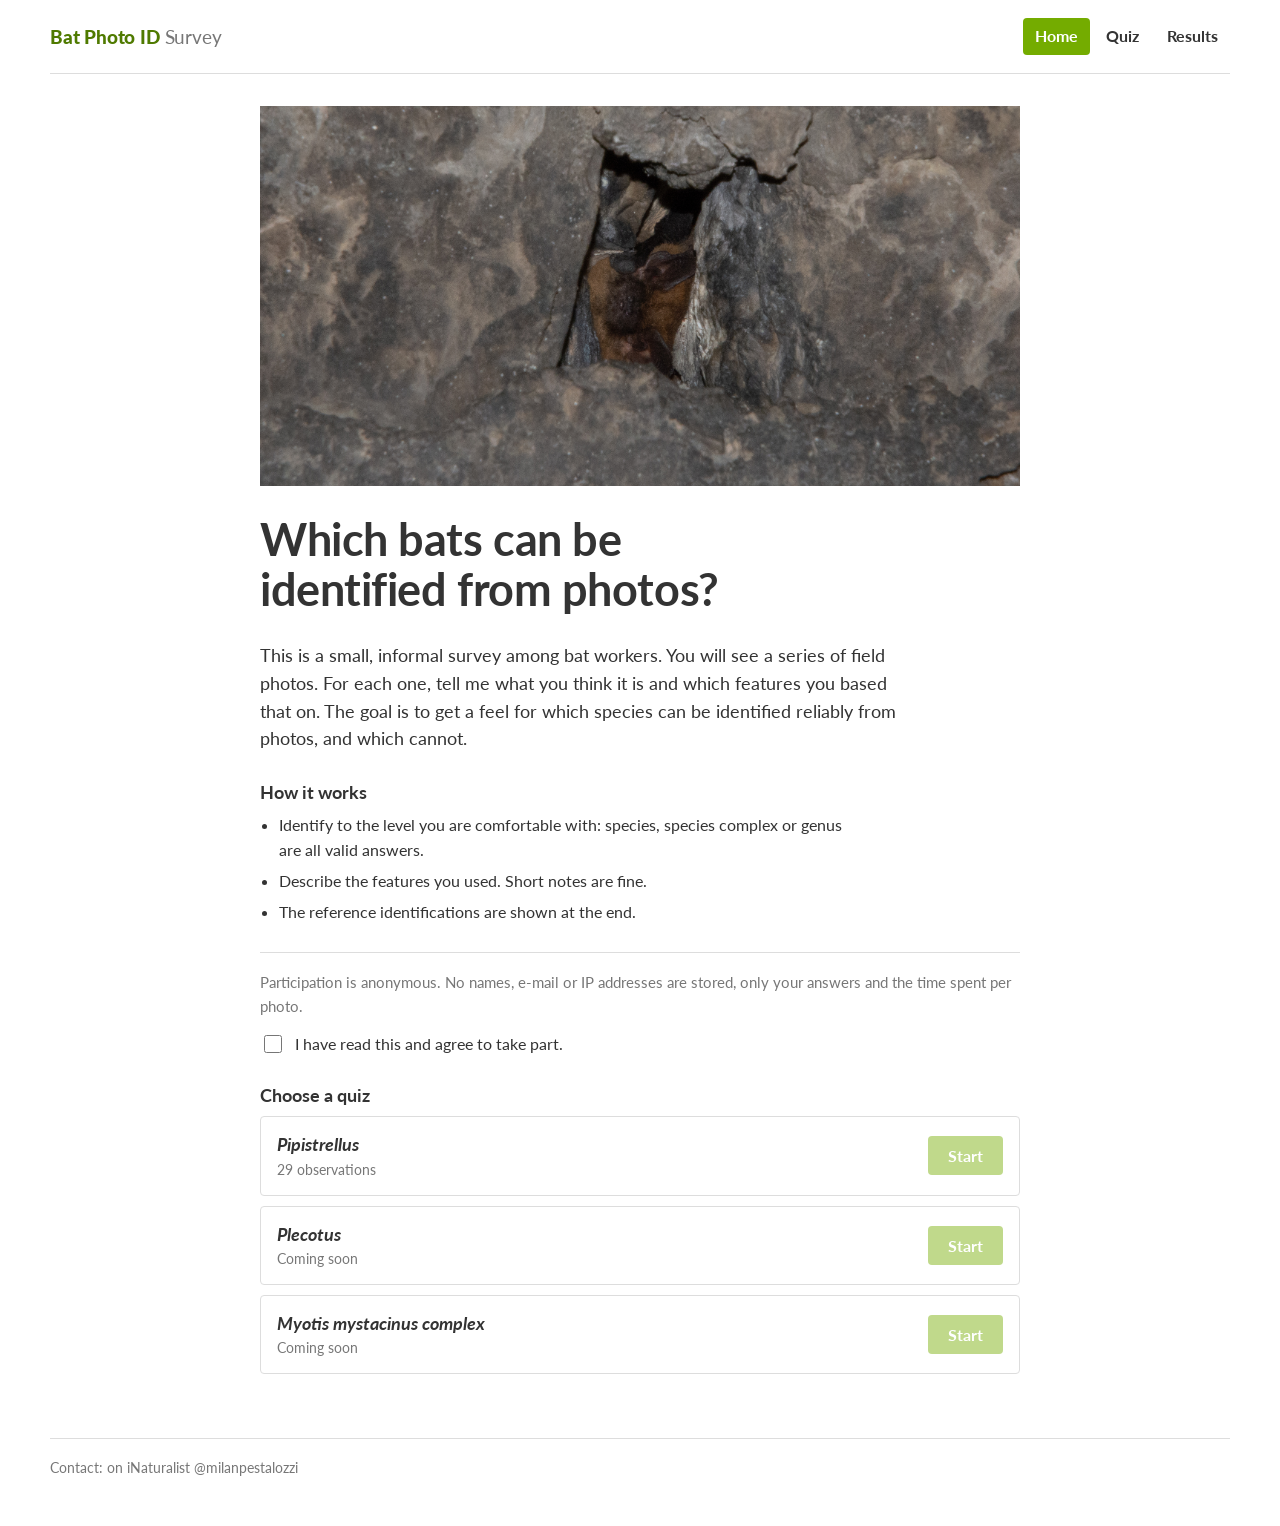
<file: index.html>
<!doctype html>
<html lang="en">
<head>
<meta charset="utf-8">
<meta name="viewport" content="width=device-width, initial-scale=1, viewport-fit=cover">
<title>Bat Photo ID Survey – Start</title>
<link rel="preconnect" href="https://fonts.googleapis.com">
<link rel="preconnect" href="https://fonts.gstatic.com" crossorigin>
<link rel="stylesheet" href="https://fonts.googleapis.com/css2?family=Lato:ital,wght@0,400;0,700;0,900;1,400;1,700&display=swap">
<link rel="stylesheet" href="style.css">
</head>
<body>

<header class="topbar">
  <a class="brand" href="index.html">Bat Photo ID <i>Survey</i></a>
  <nav aria-label="Main navigation">
    <ul>
      <li><a href="index.html" aria-current="page">Home</a></li>
      <li><a href="quiz.html">Quiz</a></li>
      <!-- TODO: link to your PHP page, e.g. <li><a href="fotoalbum.php">Photo album</a></li> -->
      <li><a href="results.html">Results</a></li>
    </ul>
  </nav>
</header>
<div class="banner" id="testBanner" hidden>Test mode: no storage URL is set in config.js. Answers are only written to the browser console.</div>

<!-- ================= START ================= -->
<main class="start">
  <figure class="hero"><img src="images/start.jpg" alt="Field photo of a bat"></figure>
  <h1 id="startTitle"></h1>
  <p class="lede" id="startIntro"></p>
  <div>
    <h2 style="font-size:1.15rem;margin-bottom:10px">How it works</h2>
    <ul class="howto" id="startHow"></ul>
  </div>
  <div class="consent">
    <p id="startConsent"></p>
    <label class="check" for="consentBox"><input type="checkbox" id="consentBox"> I have read this and agree to take part.</label>
  </div>
  <section>
    <h2 style="font-size:1.15rem;margin-bottom:10px">Choose a quiz</h2>
    <ul class="quizlist" id="quizList" tabindex="-1"></ul>
  </section>
</main>

<footer class="sitefooter">
  <p>Contact: on iNaturalist @milanpestalozzi</p>
</footer>

<script src="config.js"></script>
<script src="photos.js"></script>
<script src="start.js"></script>
</body>
</html>
</file>
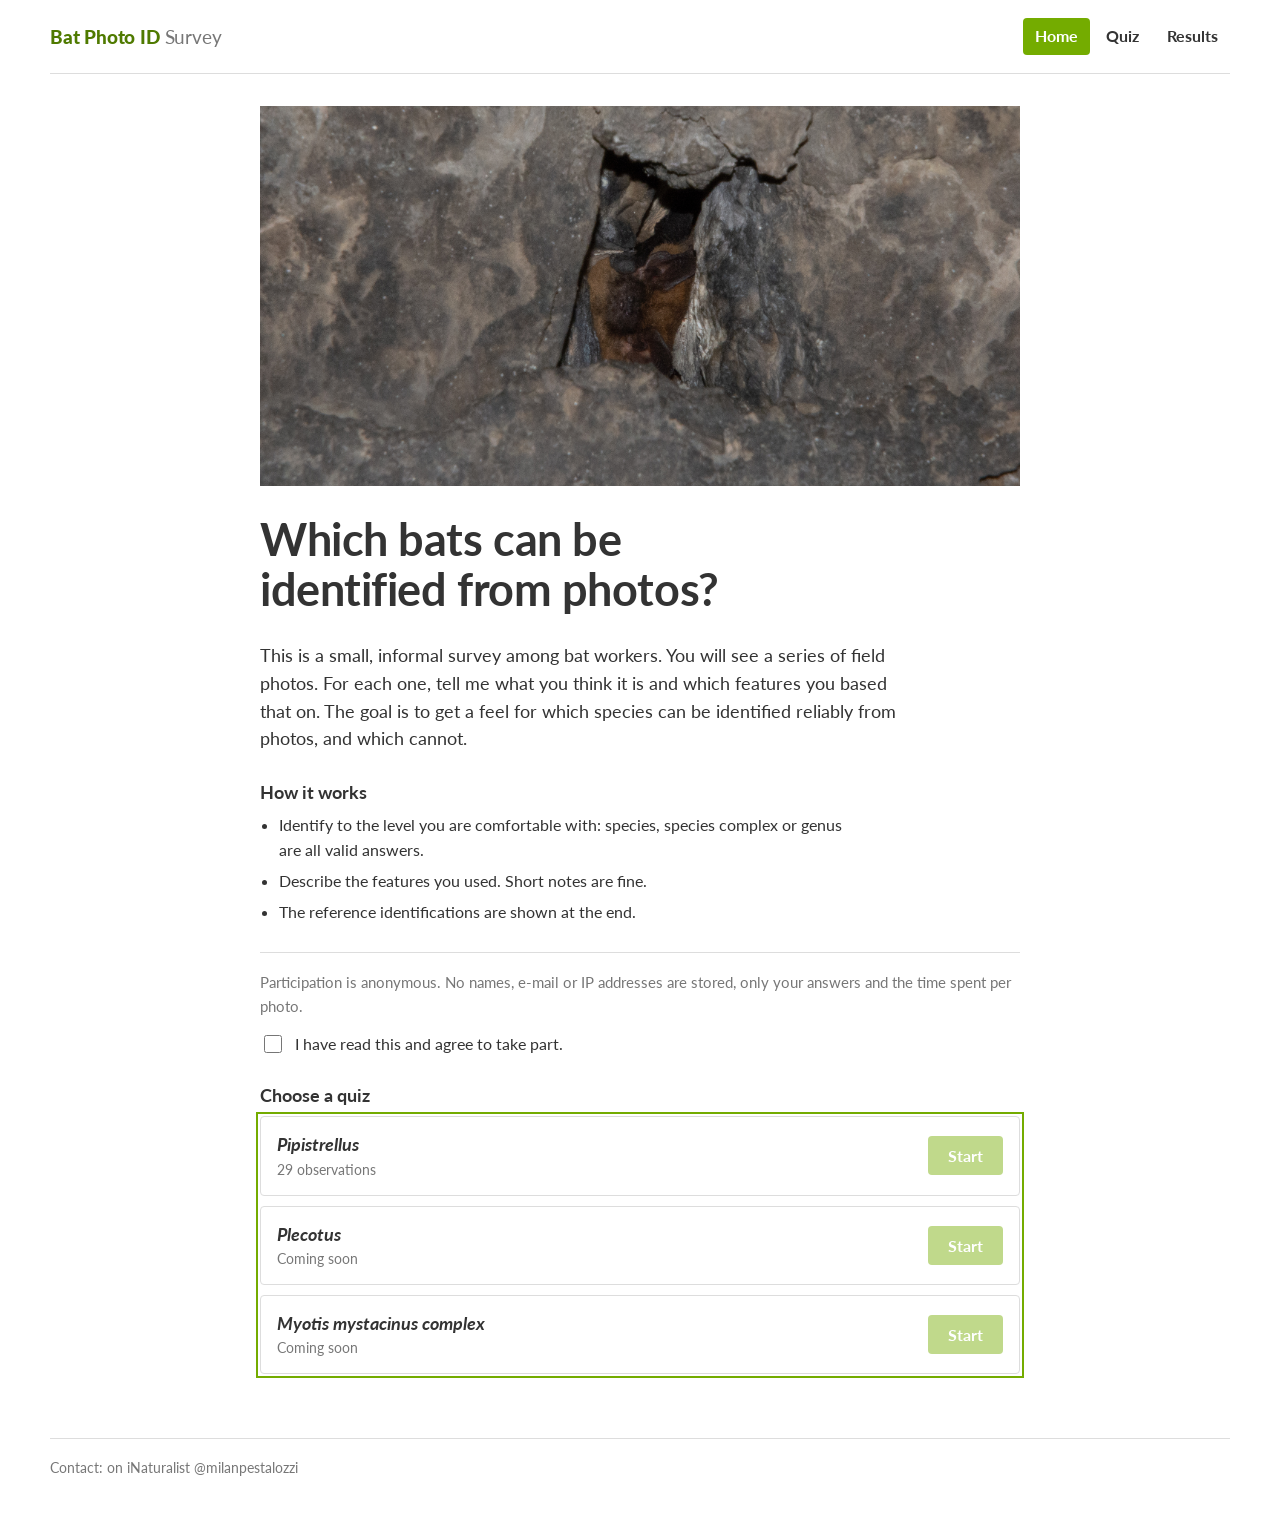
<file: quiz.html>
<!doctype html>
<html lang="en">
<head>
<meta charset="utf-8">
<meta name="viewport" content="width=device-width, initial-scale=1, viewport-fit=cover">
<title>Bat Photo ID Survey – Survey</title>
<link rel="preconnect" href="https://fonts.googleapis.com">
<link rel="preconnect" href="https://fonts.gstatic.com" crossorigin>
<link rel="stylesheet" href="https://fonts.googleapis.com/css2?family=Lato:ital,wght@0,400;0,700;0,900;1,400;1,700&display=swap">
<link rel="stylesheet" href="style.css">
</head>
<body>

<header class="topbar">
  <a class="brand" href="index.html">Bat Photo ID <i>Survey</i></a>
  <nav aria-label="Main navigation">
    <ul>
      <li><a href="index.html">Home</a></li>
      <li><a href="quiz.html" aria-current="page">Quiz</a></li>
      <!-- TODO: link to your PHP page, e.g. <li><a href="fotoalbum.php">Photo album</a></li> -->
      <li><a href="results.html">Results</a></li>
    </ul>
  </nav>
</header>
<div class="banner" id="testBanner" hidden>Test mode: no storage URL is set in config.js. Answers are only written to the browser console.</div>

<!-- ================= QUIZ ================= -->
<main class="quiz" id="screenQuiz">
  <div class="progress">
    <h1 class="count" id="count">Loading photos …</h1>
    <div class="bar" aria-hidden="true"><span id="barFill"></span></div>
  </div>
  <div class="qgrid">
    <section class="gallery" id="gallery" aria-label="Photos of this observation">
      <div class="stage">
        <div class="track" id="track"></div>
        <button class="navbtn prev" id="prevBtn" type="button" aria-label="Previous photo">‹</button>
        <button class="navbtn next" id="nextImgBtn" type="button" aria-label="Next photo">›</button>
        <span class="pill counter" id="imgCounter"></span>
        <span class="pill zoomhint">Click to enlarge</span>
      </div>
      <p class="credit" id="credit" hidden></p>
      <div class="thumbs" id="thumbs"></div>
      <p class="swipehint" id="swipeHint"></p>
    </section>
    <form class="answer" id="answerForm" autocomplete="off" novalidate>
      <div class="panelhead">Your identification</div>
      <div class="field">
        <label for="taxonInput">Identification</label>
        <span class="help" id="taxonHelp">Species, species complex or genus, e.g. <span class="taxon">Nyctalus noctua</span>, Complex <span class="taxon">Myotis mystacinus</span> or <span class="taxon">Plecotus</span> sp.</span>
        <input type="text" id="taxonInput" aria-describedby="taxonHelp" aria-autocomplete="list" aria-controls="suggestList" role="combobox" aria-expanded="false" spellcheck="false">
        <ul class="suggest" id="suggestList" role="listbox" hidden></ul>
        <span class="chosen" id="chosen"></span>
      </div>
      <div class="field">
        <label for="featuresInput">Which Identifying features did you use?</label>
        <span class="help" id="featHelp">e.g. ear shape, tragus, noseleaf, fur colour, roost situation …</span>
        <textarea id="featuresInput" aria-describedby="featHelp"></textarea>
      </div>
      <div class="actions">
        <button class="btn" id="nextBtn" type="submit" disabled>Next observation</button>
        <span class="note" id="nextNote">Both fields are required.</span>
      </div>
      <p class="status" id="sendStatus" aria-live="polite"></p>
    </form>
  </div>
</main>

<!-- ================= END ================= -->
<main class="end" id="screenEnd" hidden>
  <div style="display:grid;gap:12px">
    <span class="label">Done</span>
    <h2 class="h1">Thank you!</h2>
    <p class="lede" style="max-width:65ch">Your answers have been registered. If you like, leave a general comment below.</p>
  </div>
  <form class="comment" id="commentForm">
    <label for="commentInput" style="font-weight:700">General comment (optional)</label>
    <textarea id="commentInput" placeholder="Anything about the photos, difficult cases, the survey itself …"></textarea>
    <div class="actions"><button class="btn" type="submit">Show reference identifications</button></div>
    <p class="status" id="endStatus" aria-live="polite"></p>
  </form>
  <section id="resultsWrap" class="resultsWrap" hidden>
    <h2>Your answers and the reference</h2>
    <p class="status">Please don't share the reference identifications with other participants.</p>
    <div class="results" id="results"></div>
    <p><a class="btn" href="index.html">Choose another quiz</a></p>
  </section>
</main>

<footer class="sitefooter">
  <p>Contact: on iNaturalist @milanpestalozzi</p>
</footer>

<div class="lightbox" id="lightbox" hidden role="dialog" aria-modal="true" aria-label="Enlarged photos">
  <div class="stage">
    <div class="track" id="lbTrack"></div>
    <button class="navbtn prev" id="lbPrev" type="button" aria-label="Previous photo">‹</button>
    <button class="navbtn next" id="lbNext" type="button" aria-label="Next photo">›</button>
    <span class="pill counter" id="lbCounter"></span>
    <span class="pill zoomhint" id="lbHint"></span>
    <span class="pill credit" id="lbCredit" hidden></span>
  </div>
  <button class="close" type="button" id="lightboxClose">Close ✕</button>
</div>

<script src="config.js"></script>
<script src="photos.js"></script>
<script src="quiz.js"></script>
</body>
</html>
</file>
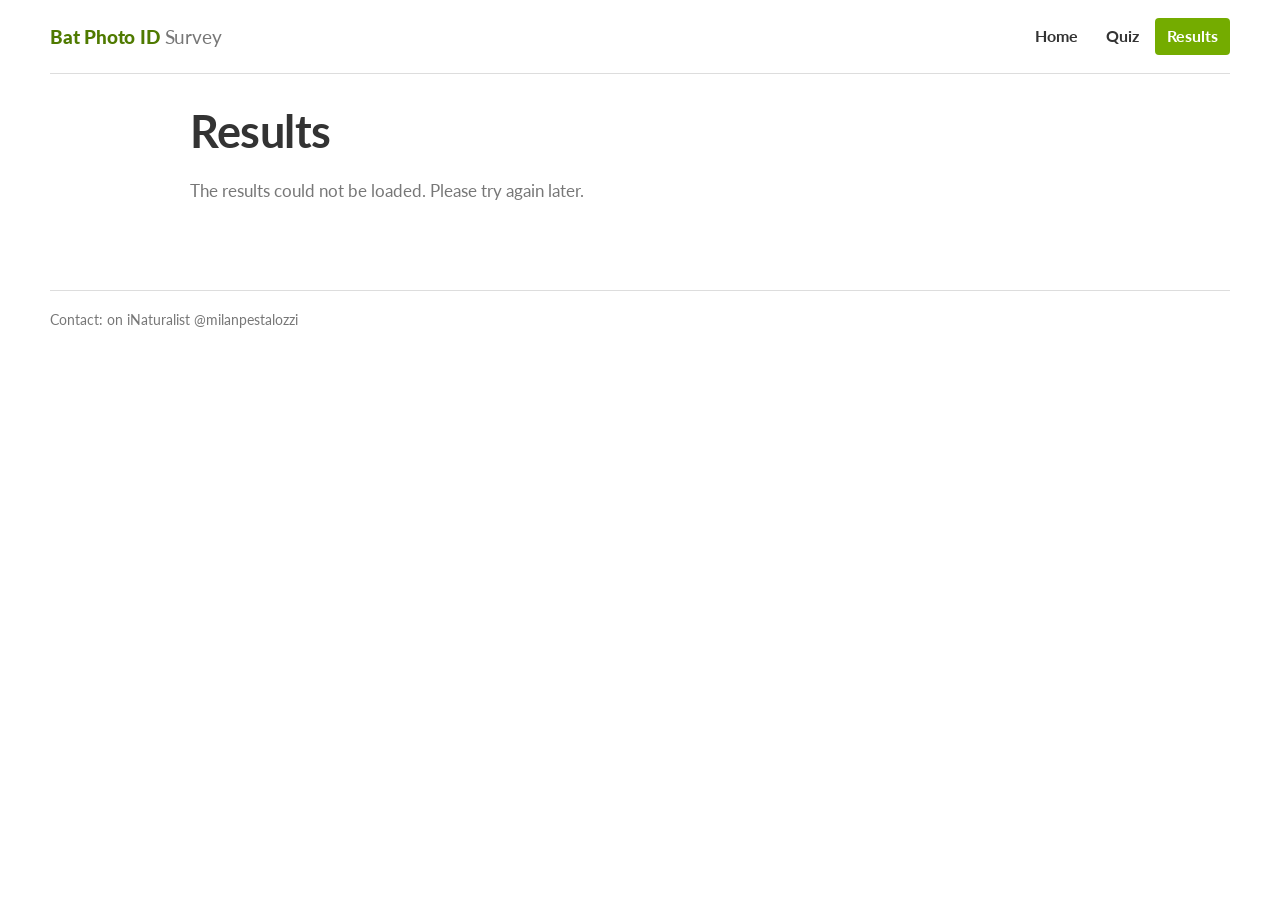
<file: results.html>
<!doctype html>
<html lang="en">
<head>
<meta charset="utf-8">
<meta name="viewport" content="width=device-width, initial-scale=1, viewport-fit=cover">
<title>Bat Photo ID Survey – Results</title>
<link rel="preconnect" href="https://fonts.googleapis.com">
<link rel="preconnect" href="https://fonts.gstatic.com" crossorigin>
<link rel="stylesheet" href="https://fonts.googleapis.com/css2?family=Lato:ital,wght@0,400;0,700;0,900;1,400;1,700&display=swap">
<link rel="stylesheet" href="style.css">
</head>
<body>

<header class="topbar">
  <a class="brand" href="index.html">Bat Photo ID <i>Survey</i></a>
  <nav aria-label="Main navigation">
    <ul>
      <li><a href="index.html">Home</a></li>
      <li><a href="quiz.html">Quiz</a></li>
      <li><a href="results.html" aria-current="page">Results</a></li>
    </ul>
  </nav>
</header>

<!-- ================= RESULTS ================= -->
<main class="resultspage">
  <h1>Results</h1>
  <p class="lede" id="resultsIntro">Loading the answers …</p>
  <div class="resultlegend" id="legend" hidden>
    <span><i class="sw s1"></i>Correct species</span>
    <span><i class="sw s2"></i>Correct genus or complex only</span>
    <span><i class="sw s3"></i>Other answer</span>
  </div>
  <div id="quizResults"></div>
</main>

<footer class="sitefooter">
  <p>Contact: on iNaturalist @milanpestalozzi</p>
</footer>

<script src="config.js"></script>
<script src="photos.js"></script>
<script src="results.js"></script>
</body>
</html>
</file>
<file: style.css>
/* style.css – shared design for all pages (index.html and quiz.html) */
/* Layout: iNaturalist-style — white page, black photo viewer on the left, ID panel on the right (stacks on phones). */
:root {
  --bg: #ffffff;
  --surface: #ffffff;
  --panel: #f7f7f7;       /* iNat panel header grey */
  --fg: #333333;
  --muted: #777777;
  --line: #dddddd;
  --accent: #74ac00;      /* iNaturalist green (buttons, bars) */
  --accent-text: #4f7a00; /* darker green for text on white */
  --accent-fg: #ffffff;
  --photo-bg: #000000;
  --focus: #74ac00;
  --ok: #4f7a00;
  --warn: #b33a2b;
  /* Lato = Schrift von iNaturalist */
  --font-display: "Lato", "Helvetica Neue", Helvetica, Arial, sans-serif;
  --font-body: "Lato", "Helvetica Neue", Helvetica, Arial, sans-serif;
  --font-mono: "Lato", "Helvetica Neue", Helvetica, Arial, sans-serif;
  --radius: 4px;
}

* { box-sizing: border-box; }
html, body { margin: 0; }
body {
  background: var(--bg); color: var(--fg);
  font: 16px/1.55 var(--font-body);
  padding-inline: 16px; padding-block: 0 48px;
}
[hidden] { display: none !important; }
img { max-width: 100%; display: block; }
h1, h2 { font-family: var(--font-display); font-weight: 700; text-wrap: balance; margin: 0; }
h1 { font-size: clamp(1.9rem, 4.5vw, 2.8rem); line-height: 1.12; letter-spacing: -0.01em; }
h2 { font-size: 1.5rem; line-height: 1.2; }
p { margin: 0; }
.taxon { font-family: var(--font-display); font-style: italic; }
.label {
  font: 700 0.72rem/1.2 var(--font-mono); text-transform: uppercase; letter-spacing: 0.08em; color: var(--muted);
}
:focus-visible { outline: 2px solid var(--focus); outline-offset: 2px; }

.topbar {
  max-width: 1180px; margin: 0 auto; padding-block: 18px;
  display: flex; flex-wrap: wrap; justify-content: space-between; align-items: center; gap: 12px;
  border-bottom: 1px solid var(--line);
}
.topbar .brand {
  font: 900 1.2rem var(--font-body); color: var(--accent-text); letter-spacing: -0.01em; text-decoration: none;
}
.topbar .brand:hover { text-decoration: underline; text-underline-offset: 3px; }
.topbar .brand i { font-style: normal; font-weight: 400; color: var(--muted); }

.btn {
  font: 700 1rem var(--font-body); cursor: pointer;
  background: var(--accent); color: var(--accent-fg);
  border: 0; border-radius: var(--radius); padding: 10px 20px;
}
a.btn { display: inline-block; text-decoration: none; }
.btn:hover { filter: brightness(0.92); }
.btn:disabled { opacity: 0.45; cursor: not-allowed; filter: none; }

/* ---------- start ---------- */
.start { max-width: 760px; margin: 0 auto; padding-block: 32px; display: grid; gap: 28px; }
.start .hero { margin: 0; border-radius: 0; overflow: hidden; background: var(--photo-bg); aspect-ratio: 2 / 1; max-width: 100%; }
.start .hero img { width: 100%; height: 100%; object-fit: cover; }
.start .lede { font-size: 1.12rem; max-width: 65ch; }
.facts { display: flex; flex-wrap: wrap; gap: 8px 28px; }
.facts div { display: grid; gap: 2px; }
.facts strong { font: 700 1.05rem var(--font-mono); font-variant-numeric: tabular-nums; }
.howto { margin: 0; padding-left: 1.2em; display: grid; gap: 6px; max-width: 65ch; }
.consent {
  border-top: 1px solid var(--line); padding-top: 18px; display: grid; gap: 14px; color: var(--muted); font-size: 0.93rem;
}
.check { display: flex; gap: 10px; align-items: flex-start; color: var(--fg); font-size: 1rem; cursor: pointer; }
.quizlist { list-style: none; margin: 0; padding: 0; display: grid; gap: 10px; }
.quizlist li {
  display: flex; flex-wrap: wrap; align-items: center; justify-content: space-between; gap: 10px 20px;
  border: 1px solid var(--line); border-radius: var(--radius); padding: 14px 16px;
}
.quizlist .qname { font-size: 1.1rem; font-weight: 700; font-style: italic; }
.quizlist .qmeta { display: block; color: var(--muted); font-size: 0.88rem; }
.check input { width: 18px; height: 18px; margin-top: 3px; accent-color: var(--accent); flex: none; }

/* ---------- quiz ---------- */
.quiz { max-width: 1180px; margin: 0 auto; padding-block: 24px; display: grid; gap: 18px; }
.progress { display: flex; align-items: center; gap: 14px; }
.progress .count { font: 700 0.95rem var(--font-mono); font-variant-numeric: tabular-nums; white-space: nowrap; }
.bar { flex: 1; height: 6px; background: var(--panel); border: 1px solid var(--line); border-radius: 3px; overflow: hidden; }
.bar span { display: block; height: 100%; background: var(--accent); width: 0; transition: width .3s ease; }
.qgrid { display: grid; grid-template-columns: minmax(0, 1.7fr) minmax(0, 1fr); gap: 28px; align-items: start; }

/* gallery (main + lightbox share the same parts) */
.gallery { display: grid; gap: 10px; min-width: 0; }
.stage { position: relative; background: var(--photo-bg); border-radius: 0; overflow: hidden; }
.track {
  display: flex; overflow-x: auto; overflow-y: hidden; scroll-snap-type: x mandatory; scroll-behavior: smooth;
  scrollbar-width: none; overscroll-behavior-x: contain; -webkit-overflow-scrolling: touch;
}
.track::-webkit-scrollbar { display: none; }
.slide {
  flex: 0 0 100%; scroll-snap-align: center; scroll-snap-stop: always;
  height: min(70vh, 640px); display: block;
  border: 0; padding: 0; margin: 0; background: transparent; cursor: zoom-in;
}
/* the photo always fits inside its frame, whatever its pixel size */
.slide img { width: 100%; height: 100%; max-width: none; object-fit: contain; }
.navbtn {
  position: absolute; top: 50%; transform: translateY(-50%); z-index: 2;
  width: 40px; height: 64px; border-radius: 0; border: 0; cursor: pointer;
  background: rgba(0,0,0,.35); color: #fff; font: 400 2rem/1 var(--font-body);
  display: grid; place-items: center;
}
.navbtn:hover { background: rgba(0,0,0,.65); }
.navbtn:disabled { opacity: 0; pointer-events: none; }
.navbtn.prev { left: 0; } .navbtn.next { right: 0; }
.pill {
  position: absolute; z-index: 2; font: 700 0.75rem var(--font-mono); letter-spacing: .05em;
  background: rgba(0,0,0,.55); color: #fff; padding: 5px 9px; border-radius: 4px; pointer-events: none;
}
.pill.counter { right: 10px; top: 10px; font-variant-numeric: tabular-nums; }
.pill.zoomhint { right: 10px; bottom: 10px; }
.thumbs { display: flex; gap: 6px; overflow-x: auto; padding-bottom: 2px; }
.thumb {
  flex: none; width: 64px; height: 64px; padding: 0; border: 3px solid transparent; border-radius: 0;
  overflow: hidden; cursor: pointer; background: var(--photo-bg); opacity: .7;
}
.thumb img { width: 100%; height: 100%; object-fit: cover; }
.thumb[aria-current="true"] { border-color: var(--accent); opacity: 1; }
.thumb:hover { opacity: 1; }
.swipehint { color: var(--muted); font-size: 0.85rem; }
/* photo credit (author · licence), read from the file name */
.credit { margin: 0; color: var(--muted); font-size: 0.8rem; text-align: right; overflow-wrap: anywhere; }
.credit[hidden] { display: none; }

form.answer { display: grid; gap: 20px; min-width: 0; border: 1px solid var(--line); border-radius: var(--radius); padding-bottom: 18px; background: var(--surface); }
form.answer > :not(.panelhead) { margin-inline: 16px; }
.panelhead {
  background: var(--panel); border-bottom: 1px solid var(--line); border-radius: var(--radius) var(--radius) 0 0;
  padding: 10px 16px; font-weight: 700; font-size: 1.05rem;
}
.field { display: grid; gap: 7px; position: relative; }
.field label { font-weight: 700; }
.field .help { color: var(--muted); font-size: 0.88rem; }
input[type="text"], textarea {
  width: 100%; font: 1rem/1.45 var(--font-body); color: var(--fg); background: var(--surface);
  border: 1px solid var(--line); border-radius: var(--radius); padding: 11px 12px;
}
input[type="text"] { font-size: 1.05rem; padding-left: 36px;
  background: var(--surface) url("data:image/svg+xml,%3Csvg xmlns='http://www.w3.org/2000/svg' width='16' height='16' viewBox='0 0 24 24' fill='none' stroke='%23999' stroke-width='2.5' stroke-linecap='round'%3E%3Ccircle cx='10.5' cy='10.5' r='6.5'/%3E%3Cpath d='m20 20-4.8-4.8'/%3E%3C/svg%3E") no-repeat 12px 50%; }
textarea { min-height: 150px; resize: vertical; }
input[type="text"]:focus, textarea:focus { border-color: var(--accent); outline: none; box-shadow: 0 0 0 3px color-mix(in srgb, var(--accent) 25%, transparent); }
.chosen { font-size: 0.8rem; color: var(--ok); min-height: 1.1em; }

.suggest {
  position: absolute; top: 100%; left: 0; right: 0; z-index: 5; margin: 4px 0 0; padding: 4px 0; list-style: none;
  background: var(--surface); border: 1px solid var(--line); border-radius: var(--radius);
  box-shadow: 0 10px 28px rgba(0,0,0,.18); max-height: 300px; overflow-y: auto;
}
.suggest li { padding: 8px 12px; cursor: pointer; display: grid; gap: 1px; border-bottom: 1px solid var(--line); }
.suggest li:last-child { border-bottom: 0; }
.suggest .cn { font-weight: 700; color: var(--fg); }
.suggest li[aria-selected="true"], .suggest li:hover { background: color-mix(in srgb, var(--accent) 14%, transparent); }
.suggest .sci { color: var(--muted); font-size: 0.9rem; }
.suggest .sci i { font-style: italic; }
.suggest .src { padding: 6px 12px 2px; font-size: 0.7rem; color: var(--muted); border-top: 1px solid var(--line); margin-top: 4px; cursor: default; }

.actions { display: flex; align-items: center; gap: 14px; flex-wrap: wrap; }
.actions .note { color: var(--muted); font-size: 0.85rem; }

/* ---------- end ---------- */
.end { max-width: 900px; margin: 0 auto; padding-block: 32px; display: grid; gap: 26px; }
.end .comment { display: grid; gap: 10px; }
.resultsWrap { display: grid; gap: 14px; }
.results { display: grid; gap: 0; border-top: 1px solid var(--line); }
.res {
  display: grid; grid-template-columns: 150px minmax(0, 1fr); gap: 18px; padding-block: 18px; border-bottom: 1px solid var(--line);
}
.res .thumbbtn { position: relative; padding: 0; border: 0; background: var(--photo-bg); border-radius: 0; overflow: hidden; cursor: zoom-in; width: 150px; aspect-ratio: 3 / 2; max-width: 100%; }
.res .thumbbtn img { width: 100%; height: 100%; object-fit: cover; }
.res .thumbbtn .pill { right: 6px; bottom: 6px; }
.res .cols { display: grid; grid-template-columns: repeat(2, minmax(0, 1fr)); gap: 6px 22px; min-width: 0; }
.res .cols > div { display: grid; gap: 3px; min-width: 0; }
.res .val { font-size: 1.05rem; overflow-wrap: anywhere; }
.res .ref { color: var(--accent-text); font-weight: 700; }
.res .feat { grid-column: 1 / -1; color: var(--muted); font-size: 0.9rem; overflow-wrap: anywhere; }
.res .pid { font: 700 0.78rem var(--font-mono); color: var(--muted); }

.banner {
  max-width: 1180px; margin: 12px auto 0; padding: 10px 14px; border-radius: var(--radius);
  border: 1px dashed var(--warn); color: var(--warn); font-size: 0.88rem;
}
.status { font-size: 0.88rem; color: var(--muted); }
.status.err { color: var(--warn); }

/* ---------- lightbox ---------- */
.lightbox { position: fixed; inset: 0; z-index: 20; background: #000; overflow: hidden; overscroll-behavior: contain; touch-action: pan-x pinch-zoom; }
.lightbox .stage { position: absolute; inset: 0; background: transparent; border-radius: 0; }
.lightbox .track { height: 100%; }
.lightbox .slide { height: 100%; padding: calc(56px + env(safe-area-inset-top, 0px)) 12px calc(20px + env(safe-area-inset-bottom, 0px)); cursor: default; }
.lightbox .counter { top: calc(14px + env(safe-area-inset-top, 0px)); left: 14px; right: auto; }
.lightbox .slide { overflow: hidden; position: relative; padding-inline: 0; }
.lightbox .slide img { transition: transform .22s ease; will-change: transform; }
.lightbox.canzoom .slide img { cursor: zoom-in; }
.lightbox.canzoom .slide img.zoomed { cursor: zoom-out; }
.lightbox .track.locked { overflow-x: hidden; }
.lightbox .zoomhint { right: 14px; bottom: calc(14px + env(safe-area-inset-bottom, 0px)); }
.lightbox .pill.credit { left: 14px; bottom: calc(14px + env(safe-area-inset-bottom, 0px)); max-width: calc(100% - 220px); font-weight: 400; letter-spacing: 0; text-align: left; color: #ddd; }
@media (max-width: 480px) { .lightbox .pill.credit { bottom: calc(48px + env(safe-area-inset-bottom, 0px)); max-width: calc(100% - 28px); } }
.lightbox .close {
  position: absolute; z-index: 3; top: calc(10px + env(safe-area-inset-top, 0px)); right: 14px;
  background: rgba(255,255,255,.14); color: #fff; border: 0; border-radius: 4px; padding: 8px 12px; font: 700 .85rem var(--font-body); cursor: pointer;
}

@media (max-width: 820px) {
  .qgrid { grid-template-columns: minmax(0, 1fr); gap: 20px; }
  .slide { height: min(58vh, 520px); }
  .res { grid-template-columns: minmax(0, 1fr); }
  .res .thumbbtn { width: 100%; max-width: 320px; }
}
@media (hover: none) { .gallery .navbtn { width: 36px; height: 36px; font-size: 1.1rem; } }
@media (max-width: 480px) { .res .cols { grid-template-columns: minmax(0, 1fr); } }
@media (prefers-reduced-motion: reduce) { * { transition: none !important; } .track { scroll-behavior: auto; } }

/* ---------- navigation and footer (shared by all pages) ---------- */
.topbar nav ul { list-style: none; margin: 0; padding: 0; display: flex; flex-wrap: wrap; gap: 4px; }
.topbar nav a { display: block; padding: 6px 12px; border-radius: var(--radius); color: var(--fg); font-weight: 700; text-decoration: none; }
.topbar nav a:hover { background: var(--panel); color: var(--accent-text); }
.topbar nav a[aria-current="page"] { background: var(--accent); color: var(--accent-fg); }
.sitefooter {
  max-width: 1180px; margin: 32px auto 0; padding-top: 18px; border-top: 1px solid var(--line);
  color: var(--muted); font-size: 0.88rem;
}
.sitefooter a { color: var(--accent-text); }
.end .h1 { font-size: clamp(1.9rem, 4.5vw, 2.8rem); line-height: 1.12; letter-spacing: -0.01em; }
.progress h1.count { font-size: 0.95rem; line-height: 1.3; letter-spacing: 0; margin: 0; }

/* ---------- results page ---------- */
.resultspage { max-width: 900px; margin: 0 auto; padding-block: 32px; display: grid; gap: 22px; }
.resultspage h1 { font-size: clamp(1.9rem, 4.5vw, 2.8rem); line-height: 1.12; }
.resultspage .lede { font-size: 1.05rem; color: var(--muted); }
.resultlegend { display: flex; flex-wrap: wrap; gap: 6px 20px; font-size: 0.88rem; }
.resultlegend span { display: inline-flex; align-items: center; gap: 6px; }
.sw { display: inline-block; width: 14px; height: 14px; border-radius: 3px; }
.s1 { background: #3f6600; } .s2 { background: #8cbf3f; } .s3 { background: #9a9a9a; }
.quizresult { display: grid; gap: 16px; border-top: 1px solid var(--line); padding-top: 22px; }
.quizresult h2 { font-size: 1.5rem; }
.quizresult h3 { font-size: 1.1rem; margin: 10px 0 0; }
.sortbar { font-size: 0.9rem; color: var(--muted); }
.sortbar select { font: inherit; color: var(--fg); margin-left: 6px; padding: 4px 6px; border: 1px solid var(--line); border-radius: var(--radius); background: var(--surface); }
.obslist { list-style: none; margin: 0; padding: 0; display: grid; gap: 12px; }
.obslist li { display: grid; grid-template-columns: 120px minmax(0, 1fr); gap: 14px; align-items: start; border: 1px solid var(--line); border-radius: var(--radius); padding: 10px; }
.obsthumb { display: block; aspect-ratio: 3 / 2; background: var(--photo-bg); overflow: hidden; }
.obsthumb img { width: 100%; height: 100%; object-fit: cover; display: block; }
.obsthumb.nothumb img { visibility: hidden; }
.obsbody { display: grid; gap: 6px; min-width: 0; }
.obshead { display: flex; flex-wrap: wrap; justify-content: space-between; gap: 2px 12px; }
.obshead .ref { font-weight: 700; color: var(--accent-text); }
.obsmeta { color: var(--muted); font-size: 0.85rem; }
.stack { display: flex; gap: 2px; height: 14px; }
.stack .seg { min-width: 4px; flex-basis: 0; }
.stack .seg:first-child { border-radius: 4px 0 0 4px; }
.stack .seg:last-child { border-radius: 0 4px 4px 0; }
.stack .seg:only-child { border-radius: 4px; }
.obsnums, .obstop { margin: 0; font-size: 0.88rem; overflow-wrap: anywhere; }
.obstop { color: var(--muted); }
.tablewrap { overflow-x: auto; }
.speciestable { border-collapse: collapse; width: 100%; font-size: 0.92rem; }
.speciestable th, .speciestable td { text-align: left; padding: 6px 10px; border-bottom: 1px solid var(--line); }
.speciestable th { font-weight: 700; background: var(--panel); }
.speciestable .num { text-align: right; font-variant-numeric: tabular-nums; }
@media (max-width: 520px) { .obslist li { grid-template-columns: 84px minmax(0, 1fr); } }
</file>
